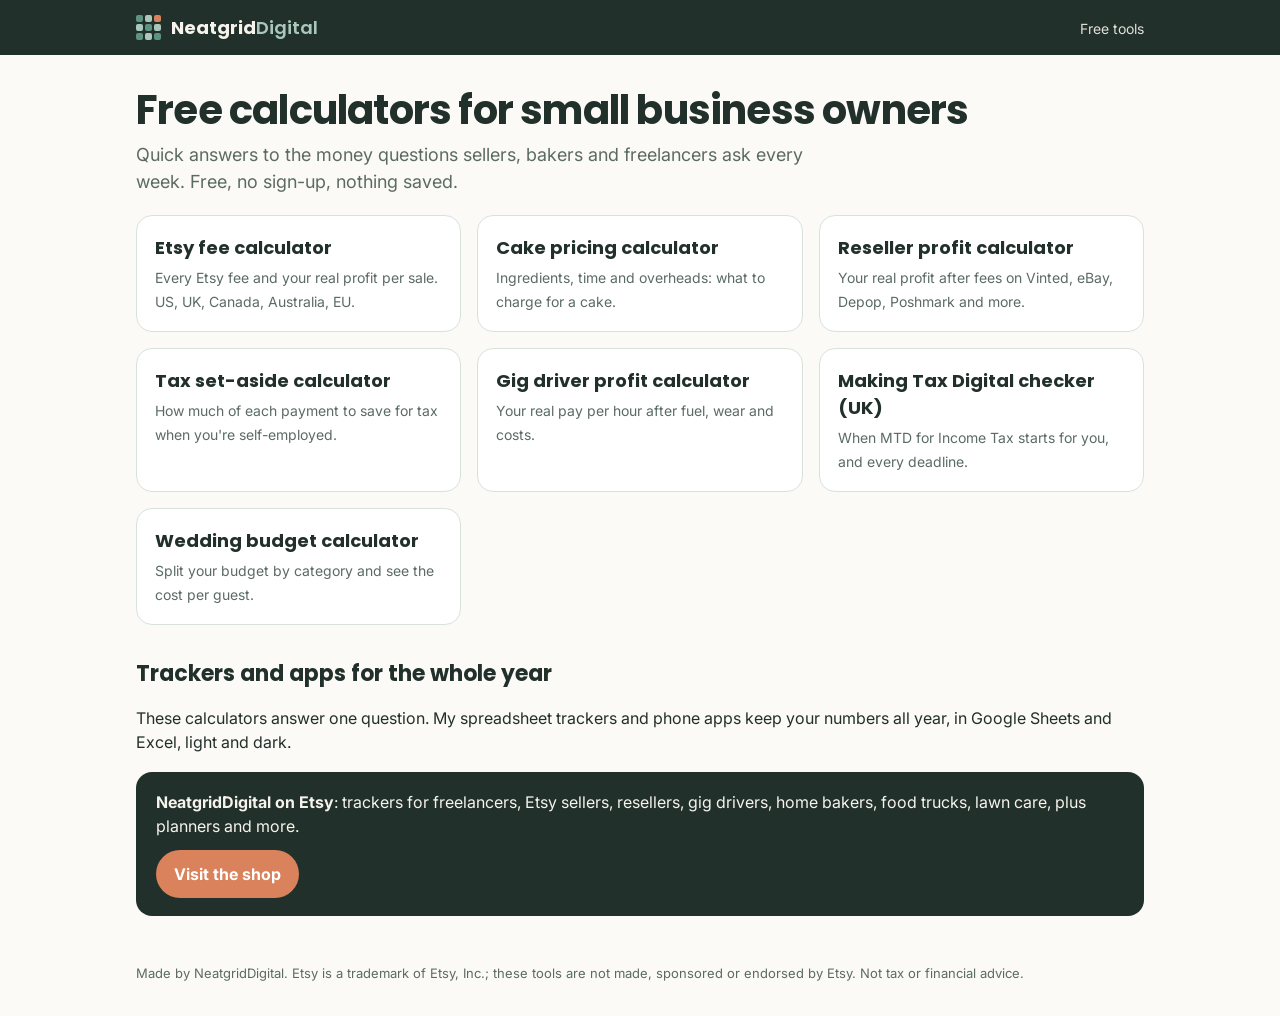
<file: index.html>
<!doctype html>
<html lang="en">
<head>
<meta charset="utf-8">
<meta name="viewport" content="width=device-width,initial-scale=1">
<title>Free Calculators for Small Business Owners and Sellers | NeatgridDigital</title>
<meta name="description" content="Free, simple calculators for Etsy sellers, home bakers and freelancers: Etsy fees, reseller fees, cake pricing, gig driver pay, UK Making Tax Digital, wedding budgets and tax set-aside. No sign-up.">
<link rel="canonical" href="https://neatgriddigital.github.io/">
<link rel="preconnect" href="https://fonts.googleapis.com"><link rel="preconnect" href="https://fonts.gstatic.com" crossorigin>
<link href="https://fonts.googleapis.com/css2?family=Inter:wght@400;500;600;700&family=Poppins:wght@600&display=swap" rel="stylesheet">
<link rel="stylesheet" href="assets/style.css">
</head>
<body>
<header class="top"><div class="in"><a class="brand" href="./"><span class="mark"><i></i><i class="s"></i><i class="k"></i><i class="s"></i><i></i><i class="s"></i><i></i><i class="s"></i><i></i></span><em style="font-style:normal"><b>Neatgrid</b><span>Digital</span></em></a><nav><a href="./">Free tools</a></nav></div></header>
<main>
<h1>Free calculators for small business owners</h1>
<p class="lead">Quick answers to the money questions sellers, bakers and freelancers ask every week. Free, no sign-up, nothing saved.</p>
<div class="tools">
<a class="tool" href="etsy-fee-calculator/"><b>Etsy fee calculator</b><span>Every Etsy fee and your real profit per sale. US, UK, Canada, Australia, EU.</span></a>
<a class="tool" href="cake-price-calculator/"><b>Cake pricing calculator</b><span>Ingredients, time and overheads: what to charge for a cake.</span></a>
<a class="tool" href="reseller-profit-calculator/"><b>Reseller profit calculator</b><span>Your real profit after fees on Vinted, eBay, Depop, Poshmark and more.</span></a>
<a class="tool" href="tax-set-aside-calculator/"><b>Tax set-aside calculator</b><span>How much of each payment to save for tax when you're self-employed.</span></a>
<a class="tool" href="gig-driver-profit-calculator/"><b>Gig driver profit calculator</b><span>Your real pay per hour after fuel, wear and costs.</span></a>
<a class="tool" href="mtd-checker/"><b>Making Tax Digital checker (UK)</b><span>When MTD for Income Tax starts for you, and every deadline.</span></a>
<a class="tool" href="wedding-budget-calculator/"><b>Wedding budget calculator</b><span>Split your budget by category and see the cost per guest.</span></a>
</div>
<h2>Trackers and apps for the whole year</h2>
<p>These calculators answer one question. My spreadsheet trackers and phone apps keep your numbers all year, in Google Sheets and Excel, light and dark.</p>
<div class="cta"><p><b>NeatgridDigital on Etsy</b>: trackers for freelancers, Etsy sellers, resellers, gig drivers, home bakers, food trucks, lawn care, plus planners and more.</p>
<a class="btn" href="https://www.etsy.com/shop/NeatgridDigital?utm_source=neatgrid-free-tools&amp;utm_medium=referral&amp;utm_campaign=home">Visit the shop</a></div>
</main>
<footer>Made by NeatgridDigital. Etsy is a trademark of Etsy, Inc.; these tools are not made, sponsored or endorsed by Etsy. Not tax or financial advice.</footer>
</body>
</html>
</file>
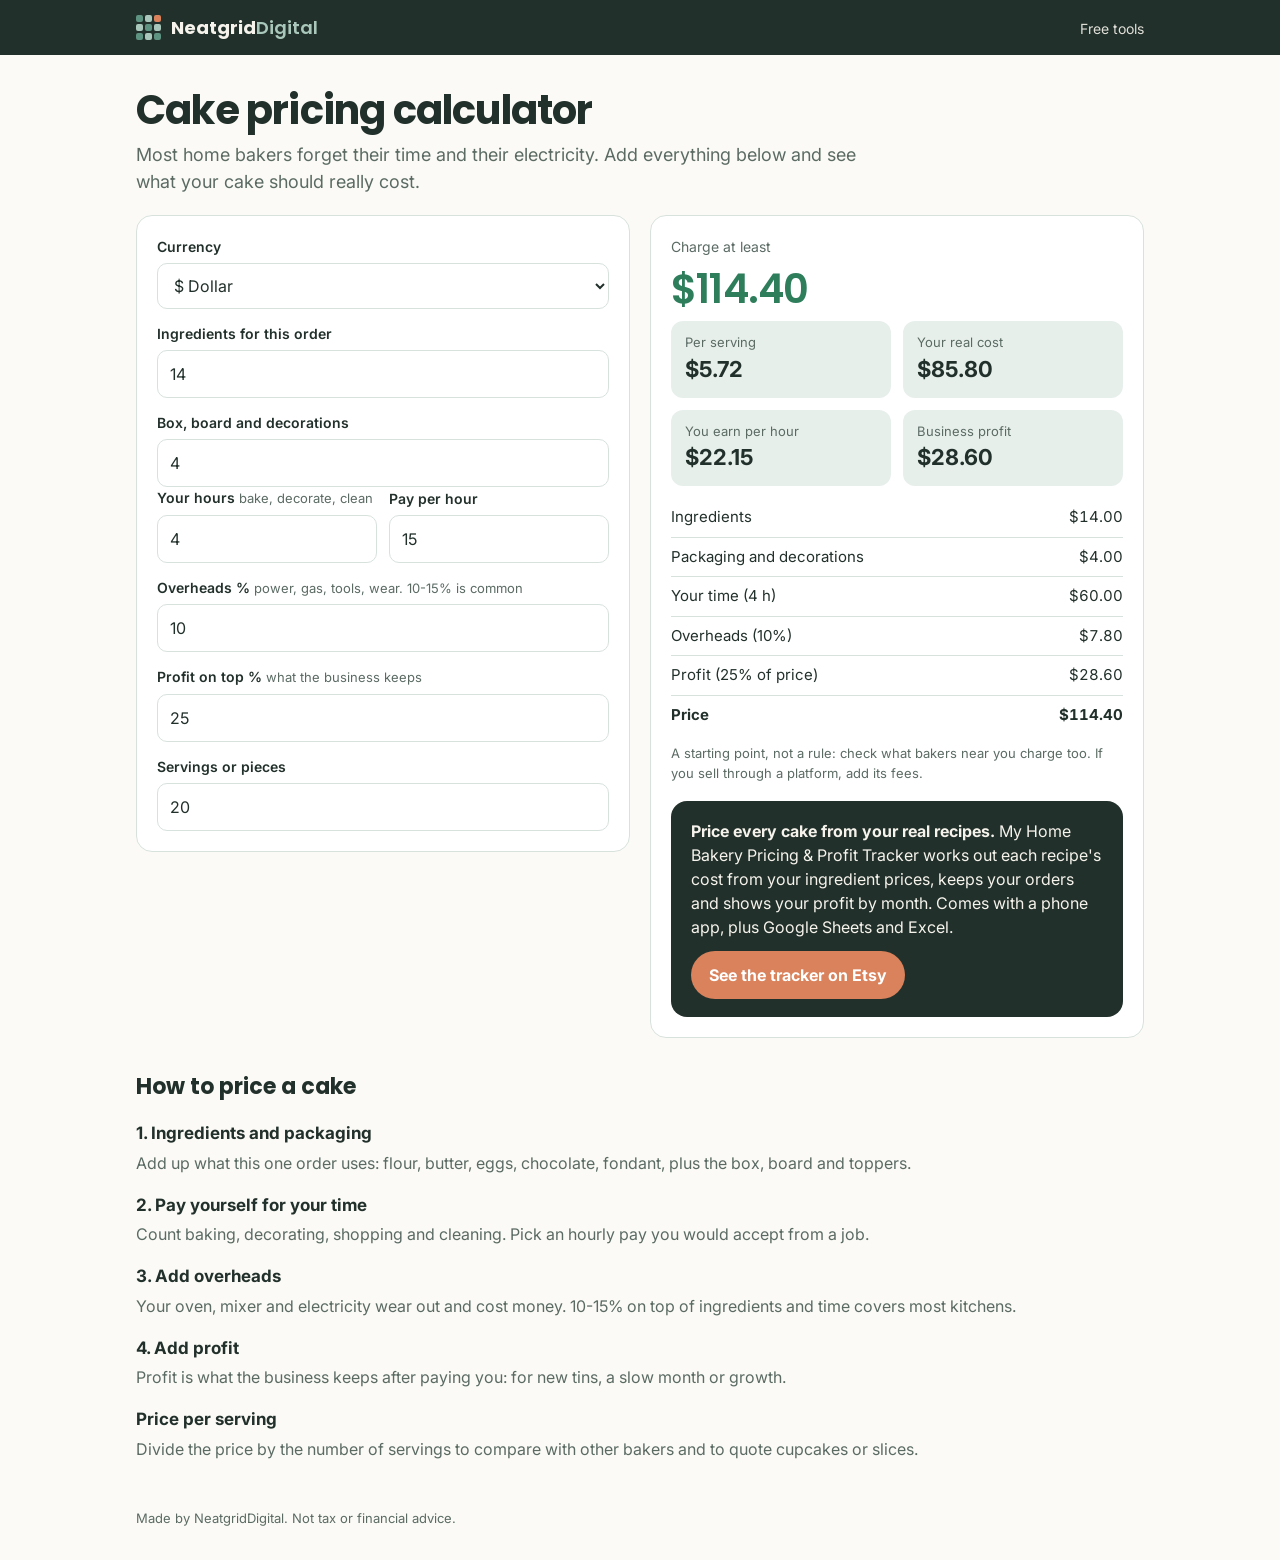
<file: cake-price-calculator/index.html>
<!doctype html>
<html lang="en">
<head>
<meta charset="utf-8">
<meta name="viewport" content="width=device-width,initial-scale=1">
<title>Cake Pricing Calculator – How Much to Charge for a Cake | NeatgridDigital</title>
<meta name="description" content="Free cake pricing calculator for home bakers. Add ingredients, packaging, your time and overheads to find the right price for any cake, cupcakes or bakes, with the profit you make.">
<link rel="canonical" href="https://neatgriddigital.github.io/cake-price-calculator/">
<link rel="preconnect" href="https://fonts.googleapis.com"><link rel="preconnect" href="https://fonts.gstatic.com" crossorigin>
<link href="https://fonts.googleapis.com/css2?family=Inter:wght@400;500;600;700&family=Poppins:wght@600&display=swap" rel="stylesheet">
<link rel="stylesheet" href="../assets/style.css">
</head>
<body>
<header class="top"><div class="in"><a class="brand" href="../"><span class="mark"><i></i><i class="s"></i><i class="k"></i><i class="s"></i><i></i><i class="s"></i><i></i><i class="s"></i><i></i></span><em style="font-style:normal"><b>Neatgrid</b><span>Digital</span></em></a><nav><a href="../">Free tools</a></nav></div></header>
<main>
<h1>Cake pricing calculator</h1>
<p class="lead">Most home bakers forget their time and their electricity. Add everything below and see what your cake should really cost.</p>
<div class="grid">
<form class="card" onsubmit="return false">
<label for="cur">Currency</label>
<select id="cur"><option value="$">$ Dollar</option><option value="£">£ Pound</option><option value="€">€ Euro</option><option value="C$">C$ Canadian dollar</option><option value="A$">A$ Australian dollar</option></select>
<label for="ing">Ingredients for this order</label><input id="ing" type="number" inputmode="decimal" step="0.01" min="0" value="14">
<label for="pack">Box, board and decorations</label><input id="pack" type="number" inputmode="decimal" step="0.01" min="0" value="4">
<div class="row2">
<div><label for="hrs">Your hours <span class="hint">bake, decorate, clean</span></label><input id="hrs" type="number" inputmode="decimal" step="0.25" min="0" value="4"></div>
<div><label for="rate">Pay per hour</label><input id="rate" type="number" inputmode="decimal" step="0.5" min="0" value="15"></div>
</div>
<label for="ovh">Overheads % <span class="hint">power, gas, tools, wear. 10-15% is common</span></label><input id="ovh" type="number" inputmode="decimal" step="1" min="0" value="10">
<label for="mar">Profit on top % <span class="hint">what the business keeps</span></label><input id="mar" type="number" inputmode="decimal" step="1" min="0" max="90" value="25">
<label for="srv">Servings or pieces</label><input id="srv" type="number" inputmode="numeric" step="1" min="1" value="20">
</form>
<section class="card" aria-live="polite">
<div style="color:var(--muted);font-size:14px">Charge at least</div>
<div class="big good" id="price">–</div>
<div class="kpis">
<div class="kpi"><div class="l">Per serving</div><div class="v" id="per">–</div></div>
<div class="kpi"><div class="l">Your real cost</div><div class="v" id="cost">–</div></div>
<div class="kpi"><div class="l">You earn per hour</div><div class="v" id="hour">–</div></div>
<div class="kpi"><div class="l">Business profit</div><div class="v" id="prof">–</div></div>
</div>
<table class="break" id="break"></table>
<p class="note">A starting point, not a rule: check what bakers near you charge too. If you sell through a platform, add its fees.</p>
<div class="cta">
<p><b>Price every cake from your real recipes.</b> My Home Bakery Pricing &amp; Profit Tracker works out each recipe's cost from your ingredient prices, keeps your orders and shows your profit by month. Comes with a phone app, plus Google Sheets and Excel.</p>
<a class="btn" href="https://www.etsy.com/listing/4608190476?utm_source=neatgrid-free-tools&amp;utm_medium=referral&amp;utm_campaign=cake-price-calculator">See the tracker on Etsy</a>
</div>
</section>
</div>
<div class="faq">
<h2>How to price a cake</h2>
<h3>1. Ingredients and packaging</h3><p>Add up what this one order uses: flour, butter, eggs, chocolate, fondant, plus the box, board and toppers.</p>
<h3>2. Pay yourself for your time</h3><p>Count baking, decorating, shopping and cleaning. Pick an hourly pay you would accept from a job.</p>
<h3>3. Add overheads</h3><p>Your oven, mixer and electricity wear out and cost money. 10-15% on top of ingredients and time covers most kitchens.</p>
<h3>4. Add profit</h3><p>Profit is what the business keeps after paying you: for new tins, a slow month or growth.</p>
<h3>Price per serving</h3><p>Divide the price by the number of servings to compare with other bakers and to quote cupcakes or slices.</p>
</div>
</main>
<footer>Made by NeatgridDigital. Not tax or financial advice.</footer>
<script>
const $=i=>document.getElementById(i),n=i=>{const v=parseFloat($(i).value);return isFinite(v)&&v>0?v:0};
function m(v){const c=$('cur').value;return (v<0?'−':'')+c+Math.abs(v).toLocaleString(undefined,{minimumFractionDigits:2,maximumFractionDigits:2})}
(()=>{const l=(navigator.language||'').toLowerCase();$('cur').value=l==='en-gb'?'£':l==='en-ca'?'C$':l==='en-au'?'A$':/^(de|fr|it|es|nl|el|pt|fi|en-ie)/.test(l)?'€':'$'})();
function run(){const ing=n('ing'),pack=n('pack'),lab=n('hrs')*n('rate'),ovh=(ing+pack+lab)*n('ovh')/100,cost=ing+pack+lab+ovh,mar=Math.min(90,n('mar'))/100,price=mar<1?cost/(1-mar):cost,prof=price-cost,srv=Math.max(1,Math.round(n('srv'))||1),hrs=n('hrs');
$('price').textContent=m(price);$('per').textContent=m(price/srv);$('cost').textContent=m(cost);$('hour').textContent=hrs?m((lab+prof)/hrs):'–';$('prof').textContent=m(prof);
const t=$('break');t.innerHTML='';const a=(x,y,c)=>{const r=t.insertRow();if(c)r.className=c;r.insertCell().textContent=x;r.insertCell().textContent=y};
a('Ingredients',m(ing));a('Packaging and decorations',m(pack));a('Your time ('+hrs+' h)',m(lab));a('Overheads ('+n('ovh')+'%)',m(ovh));a('Profit ('+Math.round(mar*100)+'% of price)',m(prof));a('Price',m(price),'tot')}
document.querySelectorAll('input,select').forEach(e=>e.addEventListener('input',run));run();
</script>
</body>
</html>
</file>
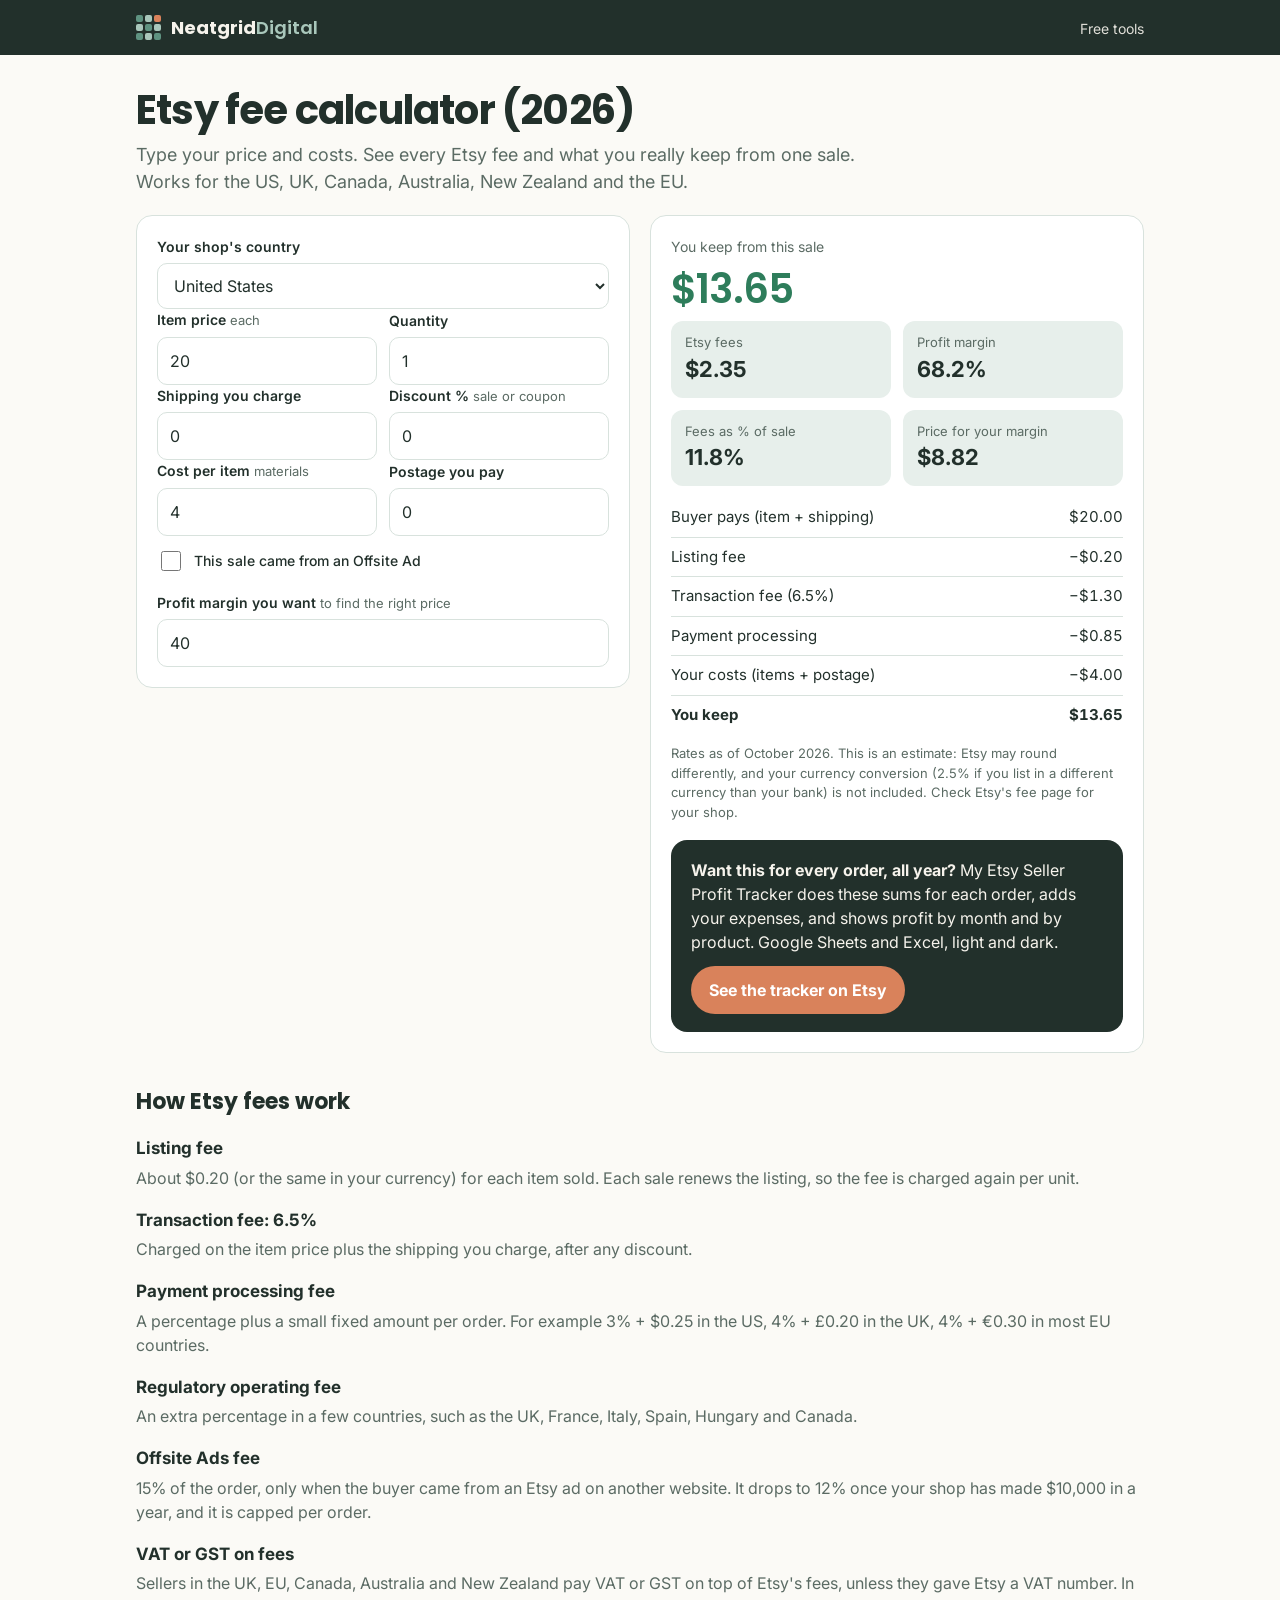
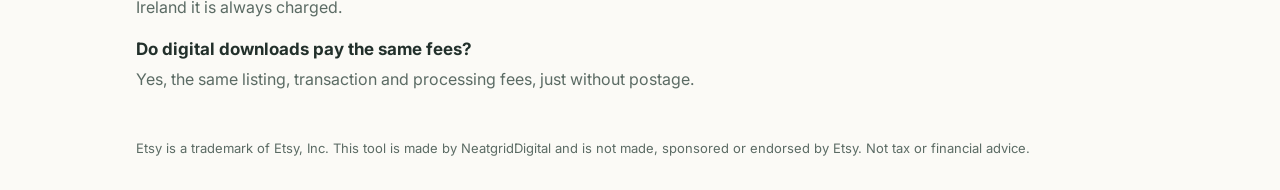
<file: etsy-fee-calculator/index.html>
<!doctype html>
<html lang="en">
<head>
<meta charset="utf-8">
<meta name="viewport" content="width=device-width,initial-scale=1">
<title>Etsy Fee Calculator 2026 – See Your Real Profit per Sale | NeatgridDigital</title>
<meta name="description" content="Free Etsy fee calculator for 2026. Enter your price, shipping and costs to see every Etsy fee (listing, transaction, payment processing, regulatory, Offsite Ads, VAT) and your real profit. US, UK, Canada, Australia and EU.">
<link rel="canonical" href="https://neatgriddigital.github.io/etsy-fee-calculator/">
<link rel="preconnect" href="https://fonts.googleapis.com"><link rel="preconnect" href="https://fonts.gstatic.com" crossorigin>
<link href="https://fonts.googleapis.com/css2?family=Inter:wght@400;500;600;700&family=Poppins:wght@600&display=swap" rel="stylesheet">
<link rel="stylesheet" href="../assets/style.css">
<script type="application/ld+json">{"@context":"https://schema.org","@type":"FAQPage","mainEntity":[
{"@type":"Question","name":"What fees does Etsy charge per sale?","acceptedAnswer":{"@type":"Answer","text":"A listing fee per item sold, a 6.5% transaction fee on the item price plus shipping, a payment processing fee (for example 3% + $0.25 in the US, 4% + €0.30 in most EU countries), a regulatory operating fee in some countries, and a 15% Offsite Ads fee only on sales that came from an Etsy ad outside Etsy. Sellers in the UK, EU, Canada, Australia and New Zealand also pay VAT or GST on these fees unless they have a VAT number."}},
{"@type":"Question","name":"How much does Etsy take from a $20 sale?","acceptedAnswer":{"@type":"Answer","text":"For a US seller selling a $20 item with free shipping, Etsy fees are about $2.35: $0.20 listing, $1.30 transaction and $0.85 payment processing. That is roughly 12% of the sale."}},
{"@type":"Question","name":"Do digital downloads pay the same Etsy fees?","acceptedAnswer":{"@type":"Answer","text":"Yes. Digital downloads pay the same listing, transaction and payment processing fees. They just have no shipping or postage costs."}}]}</script>
</head>
<body>
<header class="top"><div class="in"><a class="brand" href="../"><span class="mark"><i></i><i class="s"></i><i class="k"></i><i class="s"></i><i></i><i class="s"></i><i></i><i class="s"></i><i></i></span><em style="font-style:normal"><b>Neatgrid</b><span>Digital</span></em></a><nav><a href="../">Free tools</a></nav></div></header>
<main>
<h1>Etsy fee calculator (2026)</h1>
<p class="lead">Type your price and costs. See every Etsy fee and what you really keep from one sale. Works for the US, UK, Canada, Australia, New Zealand and the EU.</p>
<div class="grid">
<form class="card" id="f" onsubmit="return false">
<label for="country">Your shop's country</label>
<select id="country"></select>
<div class="row2">
<div><label for="price">Item price <span class="hint">each</span></label><input id="price" type="number" inputmode="decimal" step="0.01" min="0" value="20"></div>
<div><label for="qty">Quantity</label><input id="qty" type="number" inputmode="numeric" step="1" min="1" value="1"></div>
</div>
<div class="row2">
<div><label for="ship">Shipping you charge</label><input id="ship" type="number" inputmode="decimal" step="0.01" min="0" value="0"></div>
<div><label for="disc">Discount % <span class="hint">sale or coupon</span></label><input id="disc" type="number" inputmode="decimal" step="1" min="0" max="100" value="0"></div>
</div>
<div class="row2">
<div><label for="cost">Cost per item <span class="hint">materials</span></label><input id="cost" type="number" inputmode="decimal" step="0.01" min="0" value="4"></div>
<div><label for="post">Postage you pay</label><input id="post" type="number" inputmode="decimal" step="0.01" min="0" value="0"></div>
</div>
<label class="check"><input id="offsite" type="checkbox"> This sale came from an Offsite Ad</label>
<label class="check" id="vatwrap"><input id="vatno" type="checkbox"> I have a VAT number</label>
<label class="check" id="intlwrap"><input id="intl" type="checkbox"> Buyer is in another country</label>
<label for="target" style="margin-top:18px">Profit margin you want <span class="hint">to find the right price</span></label>
<input id="target" type="number" inputmode="decimal" step="1" min="0" max="80" value="40">
</form>
<section class="card" aria-live="polite">
<div class="l" style="color:var(--muted);font-size:14px">You keep from this sale</div>
<div class="big" id="profit">–</div>
<div class="kpis">
<div class="kpi"><div class="l">Etsy fees</div><div class="v" id="fees">–</div></div>
<div class="kpi"><div class="l">Profit margin</div><div class="v" id="margin">–</div></div>
<div class="kpi"><div class="l">Fees as % of sale</div><div class="v" id="feepct">–</div></div>
<div class="kpi"><div class="l">Price for your margin</div><div class="v" id="tprice">–</div></div>
</div>
<table class="break" id="break"></table>
<p class="note">Rates as of October 2026. This is an estimate: Etsy may round differently, and your currency conversion (2.5% if you list in a different currency than your bank) is not included. Check Etsy's fee page for your shop.</p>
<div class="cta">
<p><b>Want this for every order, all year?</b> My Etsy Seller Profit Tracker does these sums for each order, adds your expenses, and shows profit by month and by product. Google Sheets and Excel, light and dark.</p>
<a class="btn" href="https://www.etsy.com/listing/4603566267?utm_source=neatgrid-free-tools&amp;utm_medium=referral&amp;utm_campaign=etsy-fee-calculator">See the tracker on Etsy</a>
</div>
</section>
</div>
<div class="faq">
<h2>How Etsy fees work</h2>
<h3>Listing fee</h3><p>About $0.20 (or the same in your currency) for each item sold. Each sale renews the listing, so the fee is charged again per unit.</p>
<h3>Transaction fee: 6.5%</h3><p>Charged on the item price plus the shipping you charge, after any discount.</p>
<h3>Payment processing fee</h3><p>A percentage plus a small fixed amount per order. For example 3% + $0.25 in the US, 4% + £0.20 in the UK, 4% + €0.30 in most EU countries.</p>
<h3>Regulatory operating fee</h3><p>An extra percentage in a few countries, such as the UK, France, Italy, Spain, Hungary and Canada.</p>
<h3>Offsite Ads fee</h3><p>15% of the order, only when the buyer came from an Etsy ad on another website. It drops to 12% once your shop has made $10,000 in a year, and it is capped per order.</p>
<h3>VAT or GST on fees</h3><p>Sellers in the UK, EU, Canada, Australia and New Zealand pay VAT or GST on top of Etsy's fees, unless they gave Etsy a VAT number. In Ireland it is always charged.</p>
<h3>Do digital downloads pay the same fees?</h3><p>Yes, the same listing, transaction and processing fees, just without postage.</p>
</div>
</main>
<footer>Etsy is a trademark of Etsy, Inc. This tool is made by NeatgridDigital and is not made, sponsored or endorsed by Etsy. Not tax or financial advice.</footer>
<script src="fees.js"></script>
</body>
</html>
</file>
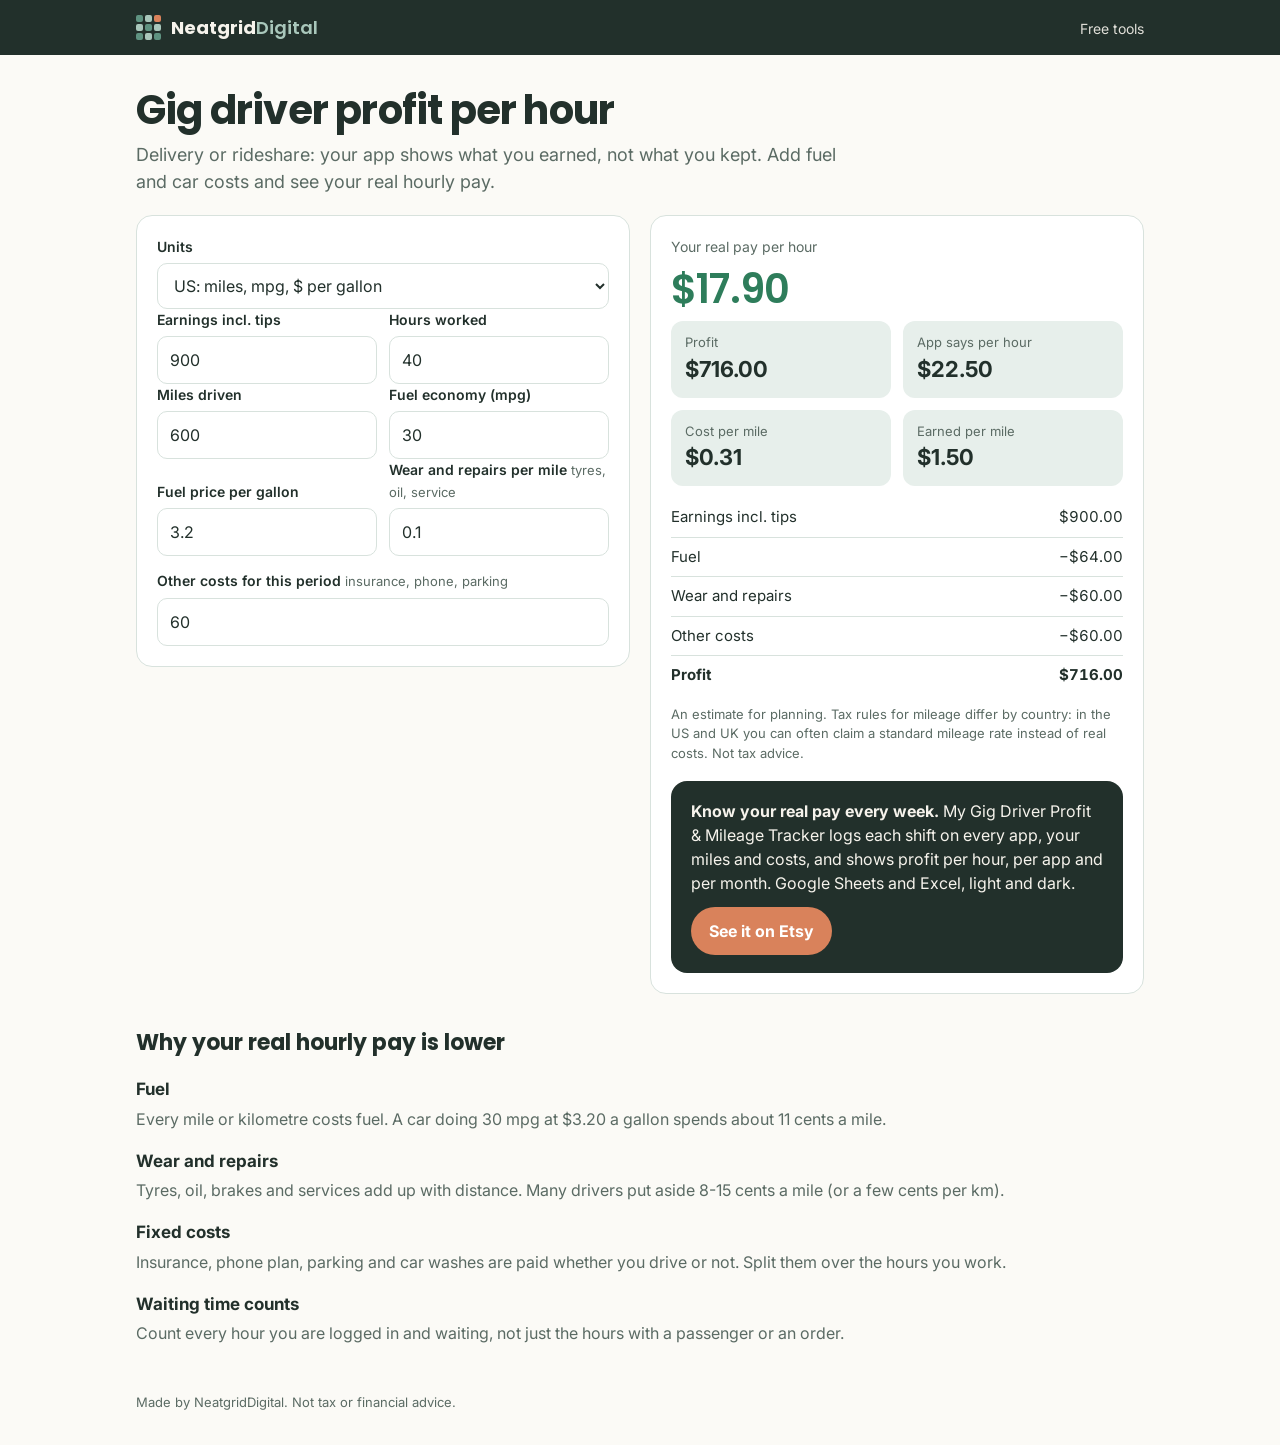
<file: gig-driver-profit-calculator/index.html>
<!doctype html>
<html lang="en">
<head>
<meta charset="utf-8">
<meta name="viewport" content="width=device-width,initial-scale=1">
<title>Gig Driver Profit Calculator – Real Hourly Pay After Fuel and Costs | NeatgridDigital</title>
<meta name="description" content="Free calculator for delivery and rideshare drivers. Enter your earnings, hours, distance and fuel to see your real profit per hour and cost per mile or km.">
<link rel="canonical" href="https://neatgriddigital.github.io/gig-driver-profit-calculator/">
<link rel="preconnect" href="https://fonts.googleapis.com"><link rel="preconnect" href="https://fonts.gstatic.com" crossorigin>
<link href="https://fonts.googleapis.com/css2?family=Inter:wght@400;500;600;700&family=Poppins:wght@600&display=swap" rel="stylesheet">
<link rel="stylesheet" href="../assets/style.css">
</head>
<body>
<header class="top"><div class="in"><a class="brand" href="../"><span class="mark"><i></i><i class="s"></i><i class="k"></i><i class="s"></i><i></i><i class="s"></i><i></i><i class="s"></i><i></i></span><em style="font-style:normal"><b>Neatgrid</b><span>Digital</span></em></a><nav><a href="../">Free tools</a></nav></div></header>
<main>
<h1>Gig driver profit per hour</h1>
<p class="lead">Delivery or rideshare: your app shows what you earned, not what you kept. Add fuel and car costs and see your real hourly pay.</p>
<div class="grid">
<form class="card" onsubmit="return false">
<label for="sys">Units</label>
<select id="sys"><option value="us">US: miles, mpg, $ per gallon</option><option value="uk">UK: miles, mpg, £ per litre</option><option value="eu">Metric: km, L/100 km, € per litre</option></select>
<div class="row2">
<div><label for="earn">Earnings incl. tips</label><input id="earn" type="number" inputmode="decimal" step="1" min="0" value="900"></div>
<div><label for="hrs">Hours worked</label><input id="hrs" type="number" inputmode="decimal" step="0.5" min="0" value="40"></div>
</div>
<div class="row2">
<div><label for="dist"><span id="distl">Miles driven</span></label><input id="dist" type="number" inputmode="decimal" step="1" min="0" value="600"></div>
<div><label for="eff"><span id="effl">Fuel economy (mpg)</span></label><input id="eff" type="number" inputmode="decimal" step="0.1" min="0" value="30"></div>
</div>
<div class="row2">
<div><label for="fuel"><span id="fuell">Fuel price per gallon</span></label><input id="fuel" type="number" inputmode="decimal" step="0.01" min="0" value="3.20"></div>
<div><label for="wear"><span id="wearl">Wear and repairs per mile</span> <span class="hint">tyres, oil, service</span></label><input id="wear" type="number" inputmode="decimal" step="0.01" min="0" value="0.10"></div>
</div>
<label for="fixed">Other costs for this period <span class="hint">insurance, phone, parking</span></label><input id="fixed" type="number" inputmode="decimal" step="1" min="0" value="60">
</form>
<section class="card" aria-live="polite">
<div style="color:var(--muted);font-size:14px">Your real pay per hour</div>
<div class="big" id="ph">–</div>
<div class="kpis">
<div class="kpi"><div class="l">Profit</div><div class="v" id="prof">–</div></div>
<div class="kpi"><div class="l">App says per hour</div><div class="v" id="gph">–</div></div>
<div class="kpi"><div class="l" id="cpl">Cost per mile</div><div class="v" id="cpm">–</div></div>
<div class="kpi"><div class="l" id="epl">Earned per mile</div><div class="v" id="epm">–</div></div>
</div>
<table class="break" id="break"></table>
<p class="note">An estimate for planning. Tax rules for mileage differ by country: in the US and UK you can often claim a standard mileage rate instead of real costs. Not tax advice.</p>
<div class="cta">
<p><b>Know your real pay every week.</b> My Gig Driver Profit &amp; Mileage Tracker logs each shift on every app, your miles and costs, and shows profit per hour, per app and per month. Google Sheets and Excel, light and dark.</p>
<a class="btn" href="https://www.etsy.com/listing/4605401159?utm_source=neatgrid-free-tools&amp;utm_medium=referral&amp;utm_campaign=gig-driver-profit-calculator">See it on Etsy</a>
</div>
</section>
</div>
<div class="faq">
<h2>Why your real hourly pay is lower</h2>
<h3>Fuel</h3><p>Every mile or kilometre costs fuel. A car doing 30 mpg at $3.20 a gallon spends about 11 cents a mile.</p>
<h3>Wear and repairs</h3><p>Tyres, oil, brakes and services add up with distance. Many drivers put aside 8-15 cents a mile (or a few cents per km).</p>
<h3>Fixed costs</h3><p>Insurance, phone plan, parking and car washes are paid whether you drive or not. Split them over the hours you work.</p>
<h3>Waiting time counts</h3><p>Count every hour you are logged in and waiting, not just the hours with a passenger or an order.</p>
</div>
</main>
<footer>Made by NeatgridDigital. Not tax or financial advice.</footer>
<script>
const $=i=>document.getElementById(i),n=i=>{const v=parseFloat($(i).value);return isFinite(v)&&v>0?v:0};
const U={us:{d:'Miles driven',e:'Fuel economy (mpg)',f:'Fuel price per gallon',w:'Wear and repairs per mile',u:'mile',c:'$'},uk:{d:'Miles driven',e:'Fuel economy (mpg)',f:'Fuel price per litre',w:'Wear and repairs per mile',u:'mile',c:'£'},eu:{d:'Kilometres driven',e:'Fuel use (L/100 km)',f:'Fuel price per litre',w:'Wear and repairs per km',u:'km',c:'€'}};
const DEF={us:[600,30,3.20,0.10],uk:[600,45,1.40,0.08],eu:[960,6.5,1.70,0.05]};
(()=>{const l=(navigator.language||'').toLowerCase();if(l==='en-gb')$('sys').value='uk';else if(/^(de|fr|it|es|nl|el|pt|fi|en-ie|pl|sv|da)/.test(l))$('sys').value='eu';setDefaults();})();
function setDefaults(){const d=DEF[$('sys').value];['dist','eff','fuel','wear'].forEach((k,i)=>$(k).value=d[i]);}
function m(v){const c=U[$('sys').value].c;return (v<0?'−':'')+c+Math.abs(v).toLocaleString(undefined,{minimumFractionDigits:2,maximumFractionDigits:2})}
function run(){const s=$('sys').value,u=U[s];$('distl').textContent=u.d;$('effl').textContent=u.e;$('fuell').textContent=u.f;$('wearl').textContent=u.w;$('cpl').textContent='Cost per '+u.u;$('epl').textContent='Earned per '+u.u;
const earn=n('earn'),hrs=n('hrs'),dist=n('dist'),eff=n('eff'),fp=n('fuel');
let fuel=0;if(eff>0){fuel=s==='us'?dist/eff*fp:s==='uk'?dist/eff*4.54609*fp:dist/100*eff*fp;}
const wear=dist*n('wear'),fixed=n('fixed'),cost=fuel+wear+fixed,prof=earn-cost;
$('ph').textContent=hrs?m(prof/hrs):'–';$('ph').className='big '+(prof>=0?'good':'bad');$('prof').textContent=m(prof);$('gph').textContent=hrs?m(earn/hrs):'–';
$('cpm').textContent=dist?m(cost/dist):'–';$('epm').textContent=dist?m(earn/dist):'–';
const t=$('break');t.innerHTML='';const a=(x,y,c)=>{const r=t.insertRow();if(c)r.className=c;r.insertCell().textContent=x;r.insertCell().textContent=y};
a('Earnings incl. tips',m(earn));a('Fuel','−'+m(fuel));a('Wear and repairs','−'+m(wear));a('Other costs','−'+m(fixed));a('Profit',m(prof),'tot');}
$('sys').addEventListener('change',()=>{setDefaults();run()});
document.querySelectorAll('input').forEach(e=>e.addEventListener('input',run));run();
</script>
</body>
</html>
</file>
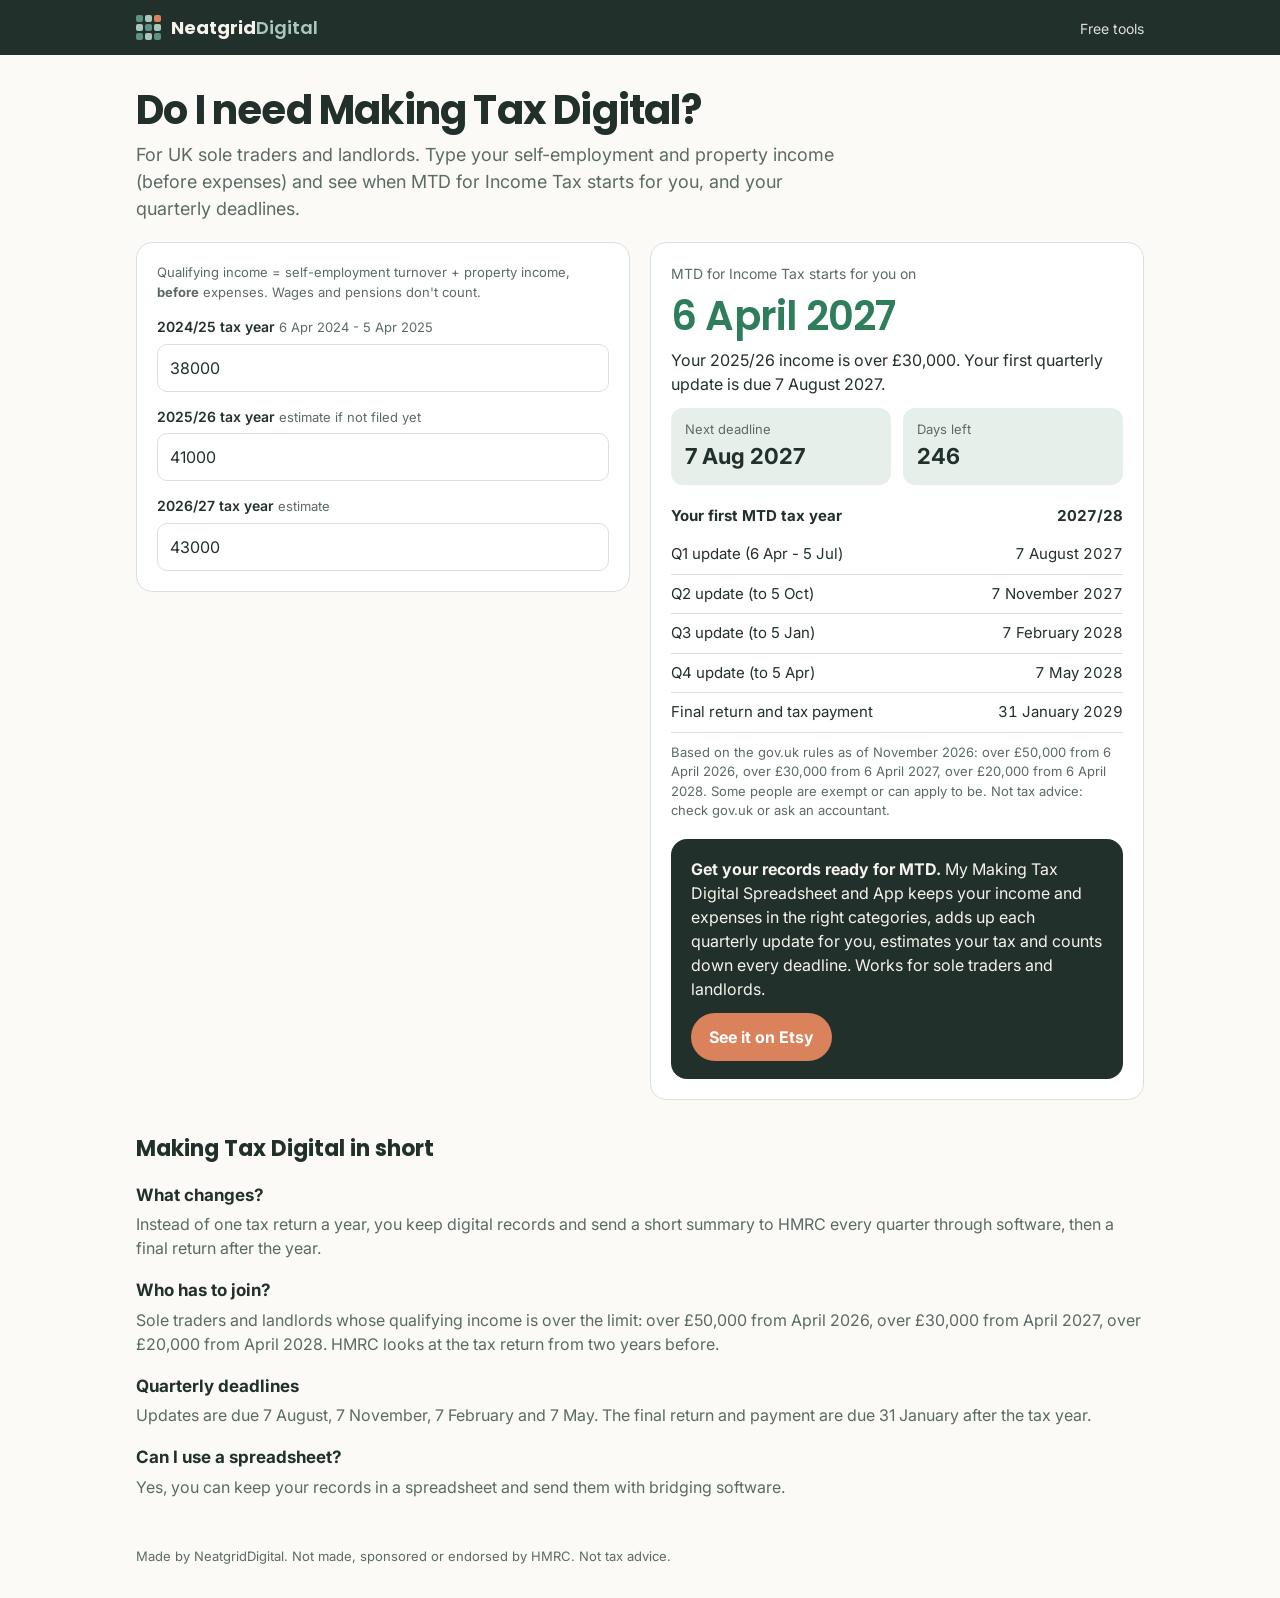
<file: mtd-checker/index.html>
<!doctype html>
<html lang="en">
<head>
<meta charset="utf-8">
<meta name="viewport" content="width=device-width,initial-scale=1">
<title>Making Tax Digital Checker – Do I Need MTD for Income Tax? Start Date and Deadlines | NeatgridDigital</title>
<meta name="description" content="Free Making Tax Digital for Income Tax checker for UK sole traders and landlords. Enter your qualifying income and see when MTD starts for you, plus every quarterly update deadline.">
<link rel="canonical" href="https://neatgriddigital.github.io/mtd-checker/">
<link rel="preconnect" href="https://fonts.googleapis.com"><link rel="preconnect" href="https://fonts.gstatic.com" crossorigin>
<link href="https://fonts.googleapis.com/css2?family=Inter:wght@400;500;600;700&family=Poppins:wght@600&display=swap" rel="stylesheet">
<link rel="stylesheet" href="../assets/style.css">
</head>
<body>
<header class="top"><div class="in"><a class="brand" href="../"><span class="mark"><i></i><i class="s"></i><i class="k"></i><i class="s"></i><i></i><i class="s"></i><i></i><i class="s"></i><i></i></span><em style="font-style:normal"><b>Neatgrid</b><span>Digital</span></em></a><nav><a href="../">Free tools</a></nav></div></header>
<main>
<h1>Do I need Making Tax Digital?</h1>
<p class="lead">For UK sole traders and landlords. Type your self-employment and property income (before expenses) and see when MTD for Income Tax starts for you, and your quarterly deadlines.</p>
<div class="grid">
<form class="card" onsubmit="return false">
<p class="hint" style="margin:0 0 6px">Qualifying income = self-employment turnover + property income, <b>before</b> expenses. Wages and pensions don't count.</p>
<label for="y1">2024/25 tax year <span class="hint">6 Apr 2024 - 5 Apr 2025</span></label><input id="y1" type="number" inputmode="decimal" step="100" min="0" value="38000">
<label for="y2">2025/26 tax year <span class="hint">estimate if not filed yet</span></label><input id="y2" type="number" inputmode="decimal" step="100" min="0" value="41000">
<label for="y3">2026/27 tax year <span class="hint">estimate</span></label><input id="y3" type="number" inputmode="decimal" step="100" min="0" value="43000">
</form>
<section class="card" aria-live="polite">
<div style="color:var(--muted);font-size:14px">MTD for Income Tax starts for you on</div>
<div class="big" id="start">–</div>
<p id="why" style="margin:0 0 12px"></p>
<div class="kpis">
<div class="kpi"><div class="l">Next deadline</div><div class="v" id="next">–</div></div>
<div class="kpi"><div class="l">Days left</div><div class="v" id="days">–</div></div>
</div>
<table class="break" id="dl"></table>
<p class="note">Based on the gov.uk rules as of November 2026: over £50,000 from 6 April 2026, over £30,000 from 6 April 2027, over £20,000 from 6 April 2028. Some people are exempt or can apply to be. Not tax advice: check gov.uk or ask an accountant.</p>
<div class="cta">
<p><b>Get your records ready for MTD.</b> My Making Tax Digital Spreadsheet and App keeps your income and expenses in the right categories, adds up each quarterly update for you, estimates your tax and counts down every deadline. Works for sole traders and landlords.</p>
<a class="btn" href="https://www.etsy.com/listing/4610687770?utm_source=neatgrid-free-tools&amp;utm_medium=referral&amp;utm_campaign=mtd-checker">See it on Etsy</a>
</div>
</section>
</div>
<div class="faq">
<h2>Making Tax Digital in short</h2>
<h3>What changes?</h3><p>Instead of one tax return a year, you keep digital records and send a short summary to HMRC every quarter through software, then a final return after the year.</p>
<h3>Who has to join?</h3><p>Sole traders and landlords whose qualifying income is over the limit: over £50,000 from April 2026, over £30,000 from April 2027, over £20,000 from April 2028. HMRC looks at the tax return from two years before.</p>
<h3>Quarterly deadlines</h3><p>Updates are due 7 August, 7 November, 7 February and 7 May. The final return and payment are due 31 January after the tax year.</p>
<h3>Can I use a spreadsheet?</h3><p>Yes, you can keep your records in a spreadsheet and send them with bridging software.</p>
</div>
</main>
<footer>Made by NeatgridDigital. Not made, sponsored or endorsed by HMRC. Not tax advice.</footer>
<script>
const $=i=>document.getElementById(i),n=i=>{const v=parseFloat($(i).value);return isFinite(v)&&v>0?v:0};
const D=s=>new Date(s+'T12:00:00');
function fmt(d){return d.toLocaleDateString('en-GB',{day:'numeric',month:'long',year:'numeric'})}
function run(){const y1=n('y1'),y2=n('y2'),y3=n('y3');let start=null,why='';
if(y1>50000){start=2026;why='Your 2024/25 income is over £50,000.'}else if(y2>30000){start=2027;why='Your 2025/26 income is over £30,000.'}else if(y3>20000){start=2028;why='Your 2026/27 income is over £20,000.'}
$('start').textContent=start?'6 April '+start:'Not yet';$('start').className='big '+(start?'good':'');
$('why').textContent=start?why+' Your first quarterly update is due 7 August '+start+'.':'Your income is under every limit so far. Check again each year, and keep good records anyway.';
const t=$('dl');t.innerHTML='';const a=(x,y,c)=>{const r=t.insertRow();if(c)r.className=c;r.insertCell().textContent=x;r.insertCell().textContent=y};
if(!start){$('next').textContent='–';$('days').textContent='–';return;}
const ty=start+'/'+String((start+1)%100).padStart(2,'0');
const rows=[['Q1 update (6 Apr - 5 Jul)',D(start+'-08-07')],['Q2 update (to 5 Oct)',D(start+'-11-07')],['Q3 update (to 5 Jan)',D((start+1)+'-02-07')],['Q4 update (to 5 Apr)',D((start+1)+'-05-07')],['Final return and tax payment',D((start+2)+'-01-31')]];
a('Your first MTD tax year',ty,'tot');rows.forEach(([x,d])=>a(x,fmt(d)));
const now=new Date();const all=[];for(let y=start;y<start+3;y++){['-08-07','-11-07'].forEach(s=>all.push(D(y+s)));['-02-07','-05-07'].forEach(s=>all.push(D((y+1)+s)));}
const nx=all.filter(d=>d>now).sort((p,q)=>p-q)[0];$('next').textContent=nx?nx.toLocaleDateString('en-GB',{day:'numeric',month:'short',year:'numeric'}):'–';$('days').textContent=nx?Math.ceil((nx-now)/864e5):'–';}
document.querySelectorAll('input').forEach(e=>e.addEventListener('input',run));run();
</script>
</body>
</html>
</file>
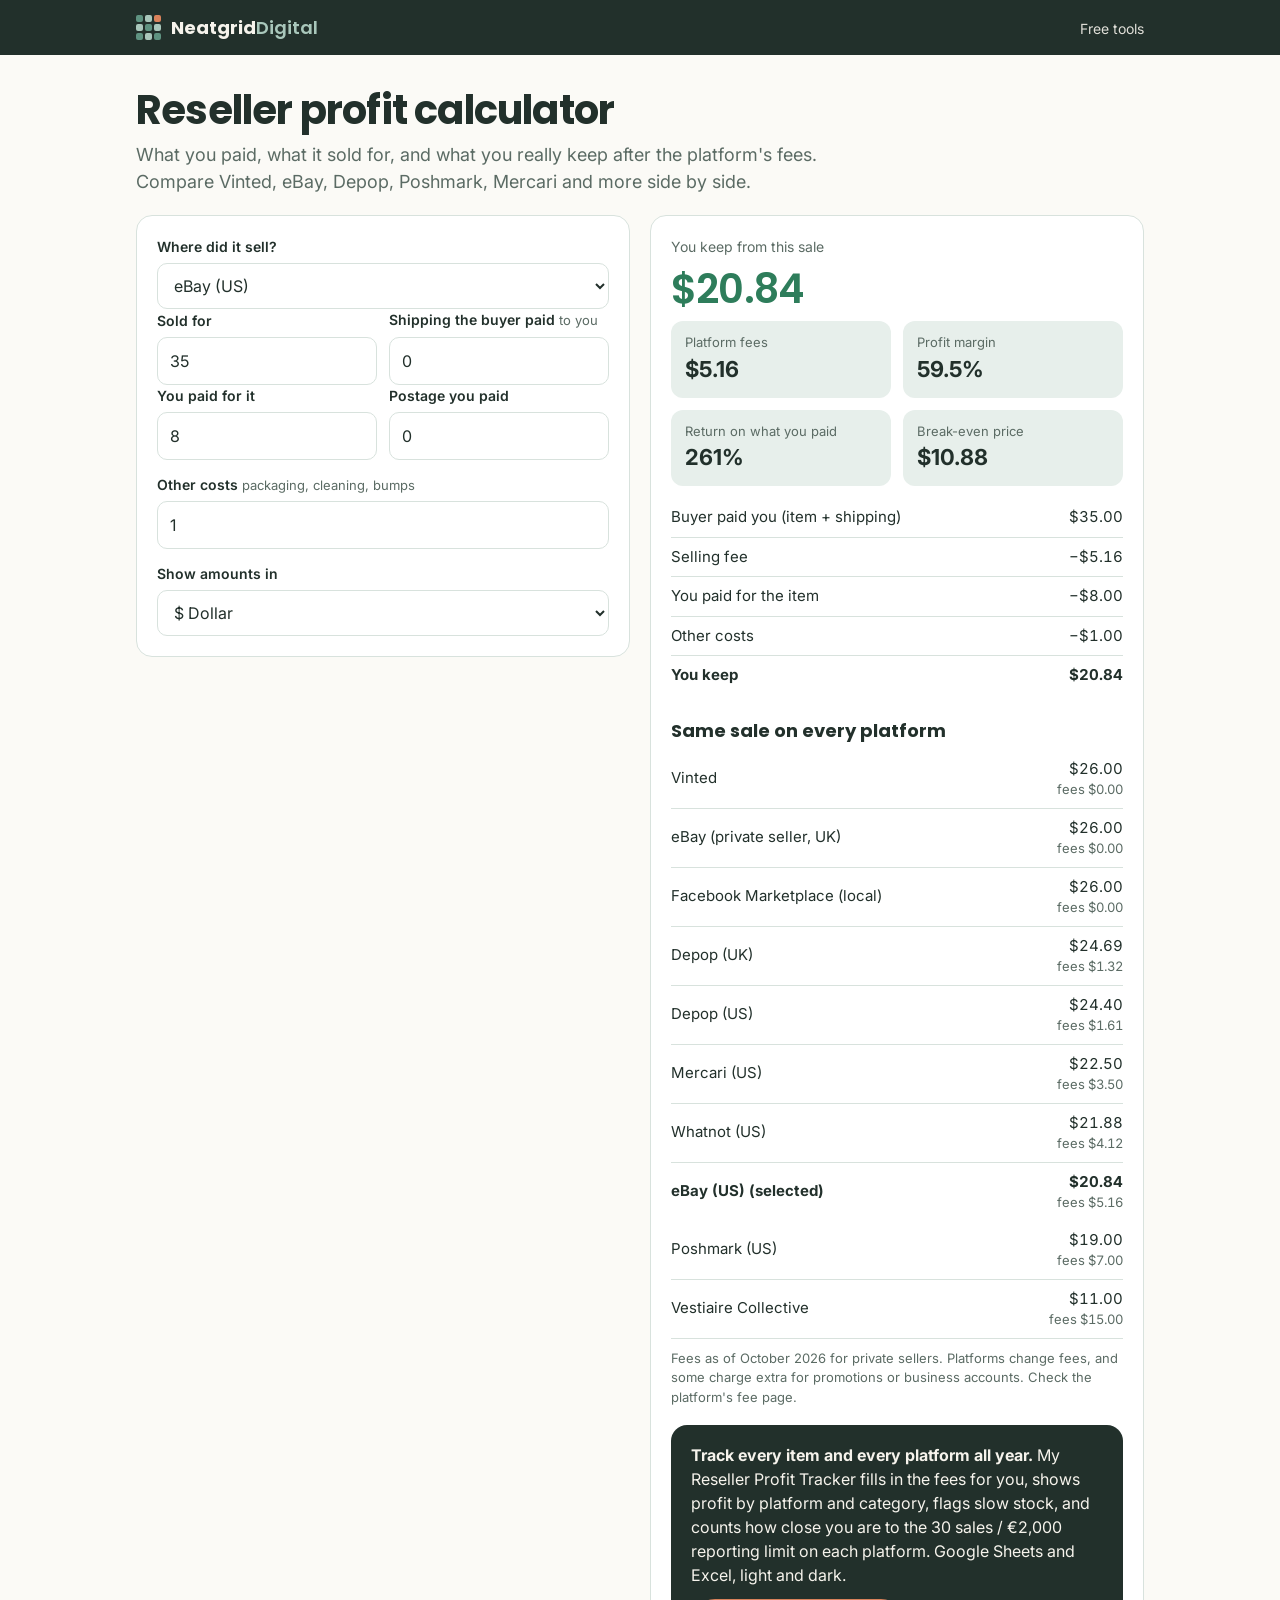
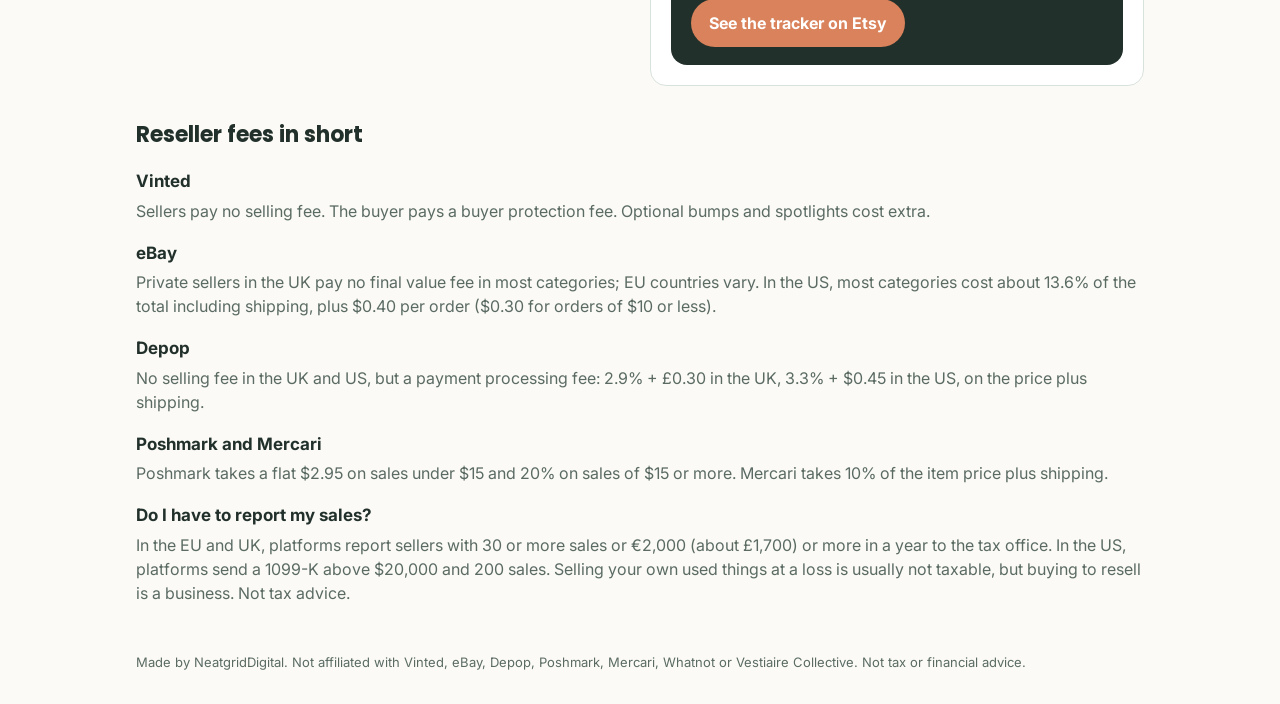
<file: reseller-profit-calculator/index.html>
<!doctype html>
<html lang="en">
<head>
<meta charset="utf-8">
<meta name="viewport" content="width=device-width,initial-scale=1">
<title>Reseller Profit Calculator – Vinted, eBay, Depop, Poshmark Fees | NeatgridDigital</title>
<meta name="description" content="Free reseller profit calculator. Type what you paid and what it sold for, and compare your real profit after fees on Vinted, eBay, Depop, Poshmark, Mercari, Whatnot and Vestiaire Collective.">
<link rel="canonical" href="https://neatgriddigital.github.io/reseller-profit-calculator/">
<link rel="preconnect" href="https://fonts.googleapis.com"><link rel="preconnect" href="https://fonts.gstatic.com" crossorigin>
<link href="https://fonts.googleapis.com/css2?family=Inter:wght@400;500;600;700&family=Poppins:wght@600&display=swap" rel="stylesheet">
<link rel="stylesheet" href="../assets/style.css">
</head>
<body>
<header class="top"><div class="in"><a class="brand" href="../"><span class="mark"><i></i><i class="s"></i><i class="k"></i><i class="s"></i><i></i><i class="s"></i><i></i><i class="s"></i><i></i></span><em style="font-style:normal"><b>Neatgrid</b><span>Digital</span></em></a><nav><a href="../">Free tools</a></nav></div></header>
<main>
<h1>Reseller profit calculator</h1>
<p class="lead">What you paid, what it sold for, and what you really keep after the platform's fees. Compare Vinted, eBay, Depop, Poshmark, Mercari and more side by side.</p>
<div class="grid">
<form class="card" onsubmit="return false">
<label for="plat">Where did it sell?</label>
<select id="plat"></select>
<div class="row2">
<div><label for="price">Sold for</label><input id="price" type="number" inputmode="decimal" step="0.01" min="0" value="35"></div>
<div><label for="ship">Shipping the buyer paid <span class="hint">to you</span></label><input id="ship" type="number" inputmode="decimal" step="0.01" min="0" value="0"></div>
</div>
<div class="row2">
<div><label for="cost">You paid for it</label><input id="cost" type="number" inputmode="decimal" step="0.01" min="0" value="8"></div>
<div><label for="post">Postage you paid</label><input id="post" type="number" inputmode="decimal" step="0.01" min="0" value="0"></div>
</div>
<label for="other">Other costs <span class="hint">packaging, cleaning, bumps</span></label><input id="other" type="number" inputmode="decimal" step="0.01" min="0" value="1">
<label for="cur">Show amounts in</label>
<select id="cur"><option value="€">€ Euro</option><option value="£">£ Pound</option><option value="$">$ Dollar</option></select>
</form>
<section class="card" aria-live="polite">
<div style="color:var(--muted);font-size:14px">You keep from this sale</div>
<div class="big" id="profit">–</div>
<div class="kpis">
<div class="kpi"><div class="l">Platform fees</div><div class="v" id="fees">–</div></div>
<div class="kpi"><div class="l">Profit margin</div><div class="v" id="margin">–</div></div>
<div class="kpi"><div class="l">Return on what you paid</div><div class="v" id="roi">–</div></div>
<div class="kpi"><div class="l">Break-even price</div><div class="v" id="be">–</div></div>
</div>
<table class="break" id="break"></table>
<h2 style="font-size:18px;margin:22px 0 6px">Same sale on every platform</h2>
<table class="break" id="cmp"></table>
<p class="note">Fees as of October 2026 for private sellers. Platforms change fees, and some charge extra for promotions or business accounts. Check the platform's fee page.</p>
<div class="cta">
<p><b>Track every item and every platform all year.</b> My Reseller Profit Tracker fills in the fees for you, shows profit by platform and category, flags slow stock, and counts how close you are to the 30 sales / €2,000 reporting limit on each platform. Google Sheets and Excel, light and dark.</p>
<a class="btn" href="https://www.etsy.com/listing/4608134931?utm_source=neatgrid-free-tools&amp;utm_medium=referral&amp;utm_campaign=reseller-profit-calculator">See the tracker on Etsy</a>
</div>
</section>
</div>
<div class="faq">
<h2>Reseller fees in short</h2>
<h3>Vinted</h3><p>Sellers pay no selling fee. The buyer pays a buyer protection fee. Optional bumps and spotlights cost extra.</p>
<h3>eBay</h3><p>Private sellers in the UK pay no final value fee in most categories; EU countries vary. In the US, most categories cost about 13.6% of the total including shipping, plus $0.40 per order ($0.30 for orders of $10 or less).</p>
<h3>Depop</h3><p>No selling fee in the UK and US, but a payment processing fee: 2.9% + £0.30 in the UK, 3.3% + $0.45 in the US, on the price plus shipping.</p>
<h3>Poshmark and Mercari</h3><p>Poshmark takes a flat $2.95 on sales under $15 and 20% on sales of $15 or more. Mercari takes 10% of the item price plus shipping.</p>
<h3>Do I have to report my sales?</h3><p>In the EU and UK, platforms report sellers with 30 or more sales or €2,000 (about £1,700) or more in a year to the tax office. In the US, platforms send a 1099-K above $20,000 and 200 sales. Selling your own used things at a loss is usually not taxable, but buying to resell is a business. Not tax advice.</p>
</div>
</main>
<footer>Made by NeatgridDigital. Not affiliated with Vinted, eBay, Depop, Poshmark, Mercari, Whatnot or Vestiaire Collective. Not tax or financial advice.</footer>
<script src="calc.js"></script>
</body>
</html>
</file>
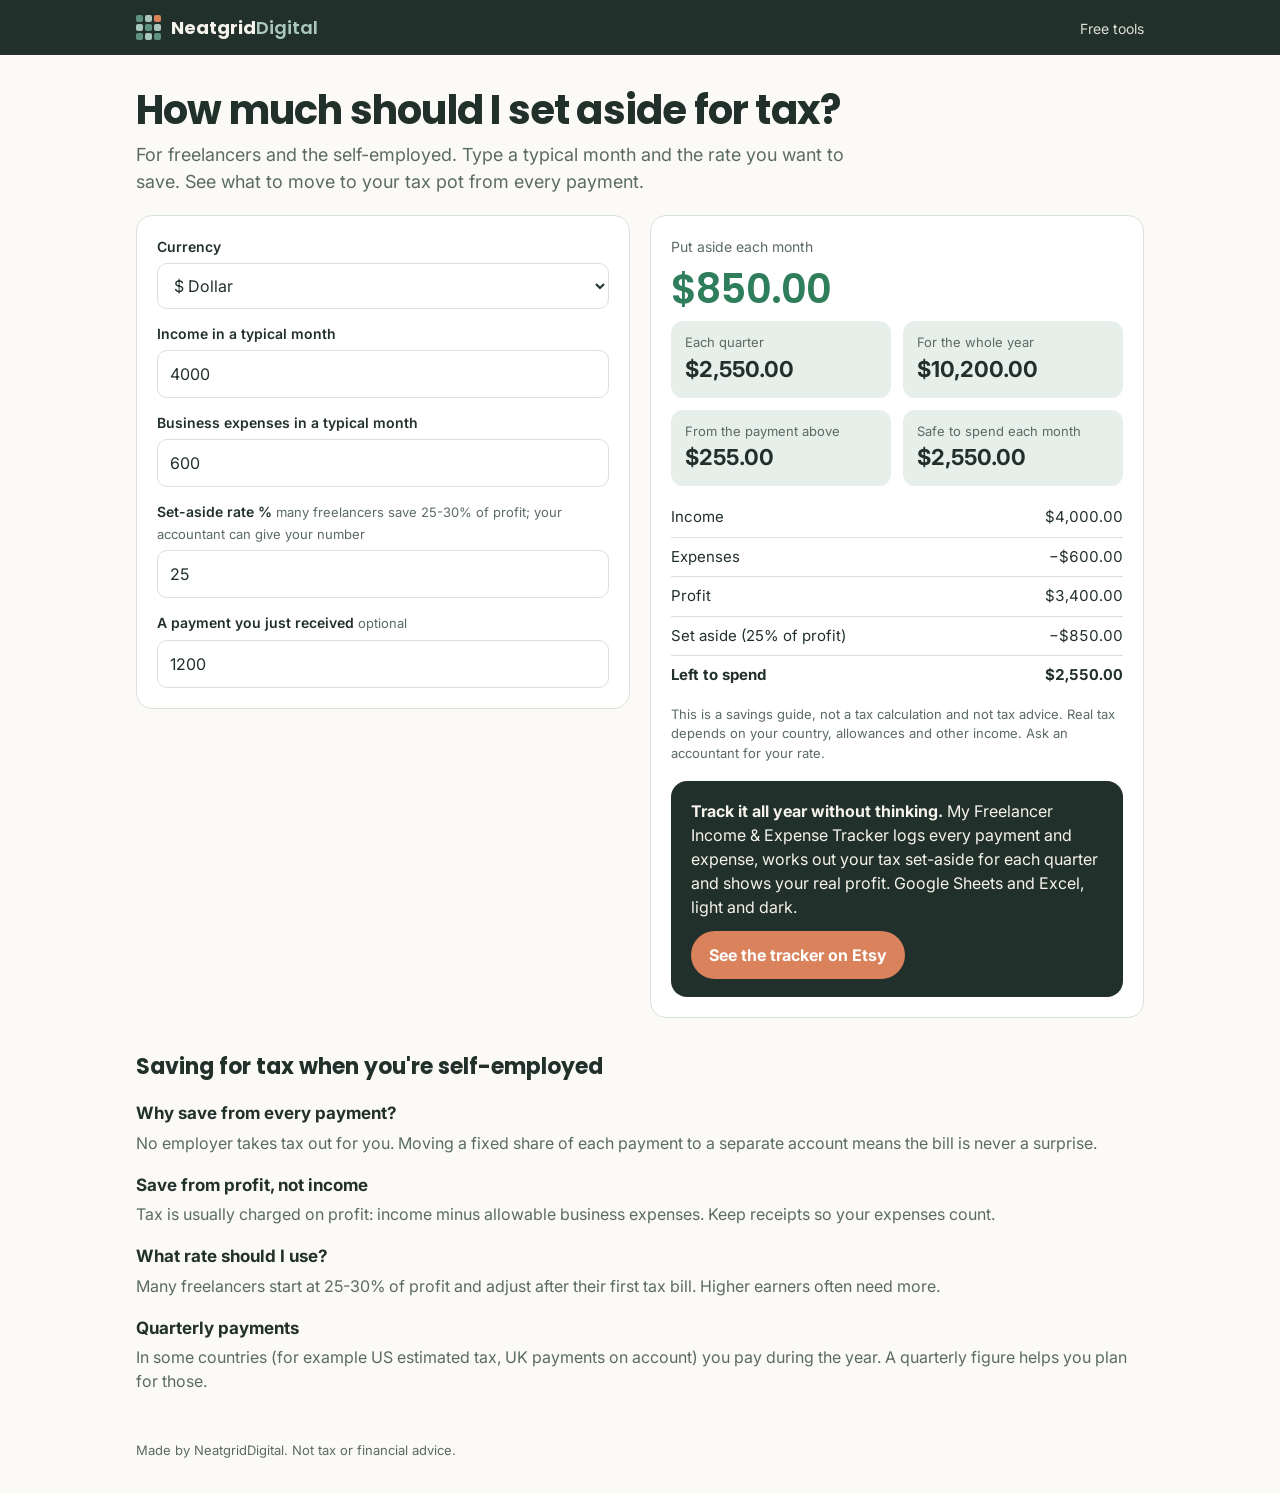
<file: tax-set-aside-calculator/index.html>
<!doctype html>
<html lang="en">
<head>
<meta charset="utf-8">
<meta name="viewport" content="width=device-width,initial-scale=1">
<title>Self-Employed Tax Set-Aside Calculator – How Much to Save for Tax | NeatgridDigital</title>
<meta name="description" content="Free calculator for freelancers and the self-employed: see how much of each payment to put aside for tax, per month and per quarter, from your income, expenses and the set-aside rate you choose.">
<link rel="canonical" href="https://neatgriddigital.github.io/tax-set-aside-calculator/">
<link rel="preconnect" href="https://fonts.googleapis.com"><link rel="preconnect" href="https://fonts.gstatic.com" crossorigin>
<link href="https://fonts.googleapis.com/css2?family=Inter:wght@400;500;600;700&family=Poppins:wght@600&display=swap" rel="stylesheet">
<link rel="stylesheet" href="../assets/style.css">
</head>
<body>
<header class="top"><div class="in"><a class="brand" href="../"><span class="mark"><i></i><i class="s"></i><i class="k"></i><i class="s"></i><i></i><i class="s"></i><i></i><i class="s"></i><i></i></span><em style="font-style:normal"><b>Neatgrid</b><span>Digital</span></em></a><nav><a href="../">Free tools</a></nav></div></header>
<main>
<h1>How much should I set aside for tax?</h1>
<p class="lead">For freelancers and the self-employed. Type a typical month and the rate you want to save. See what to move to your tax pot from every payment.</p>
<div class="grid">
<form class="card" onsubmit="return false">
<label for="cur">Currency</label>
<select id="cur"><option value="$">$ Dollar</option><option value="£">£ Pound</option><option value="€">€ Euro</option><option value="C$">C$ Canadian dollar</option><option value="A$">A$ Australian dollar</option></select>
<label for="inc">Income in a typical month</label><input id="inc" type="number" inputmode="decimal" step="10" min="0" value="4000">
<label for="exp">Business expenses in a typical month</label><input id="exp" type="number" inputmode="decimal" step="10" min="0" value="600">
<label for="rate">Set-aside rate % <span class="hint">many freelancers save 25-30% of profit; your accountant can give your number</span></label><input id="rate" type="number" inputmode="decimal" step="1" min="0" max="70" value="25">
<label for="pay">A payment you just received <span class="hint">optional</span></label><input id="pay" type="number" inputmode="decimal" step="10" min="0" value="1200">
</form>
<section class="card" aria-live="polite">
<div style="color:var(--muted);font-size:14px">Put aside each month</div>
<div class="big good" id="month">–</div>
<div class="kpis">
<div class="kpi"><div class="l">Each quarter</div><div class="v" id="q">–</div></div>
<div class="kpi"><div class="l">For the whole year</div><div class="v" id="y">–</div></div>
<div class="kpi"><div class="l">From the payment above</div><div class="v" id="p">–</div></div>
<div class="kpi"><div class="l">Safe to spend each month</div><div class="v" id="safe">–</div></div>
</div>
<table class="break" id="break"></table>
<p class="note">This is a savings guide, not a tax calculation and not tax advice. Real tax depends on your country, allowances and other income. Ask an accountant for your rate.</p>
<div class="cta">
<p><b>Track it all year without thinking.</b> My Freelancer Income &amp; Expense Tracker logs every payment and expense, works out your tax set-aside for each quarter and shows your real profit. Google Sheets and Excel, light and dark.</p>
<a class="btn" href="https://www.etsy.com/listing/4593977157?utm_source=neatgrid-free-tools&amp;utm_medium=referral&amp;utm_campaign=tax-set-aside-calculator">See the tracker on Etsy</a>
</div>
</section>
</div>
<div class="faq">
<h2>Saving for tax when you're self-employed</h2>
<h3>Why save from every payment?</h3><p>No employer takes tax out for you. Moving a fixed share of each payment to a separate account means the bill is never a surprise.</p>
<h3>Save from profit, not income</h3><p>Tax is usually charged on profit: income minus allowable business expenses. Keep receipts so your expenses count.</p>
<h3>What rate should I use?</h3><p>Many freelancers start at 25-30% of profit and adjust after their first tax bill. Higher earners often need more.</p>
<h3>Quarterly payments</h3><p>In some countries (for example US estimated tax, UK payments on account) you pay during the year. A quarterly figure helps you plan for those.</p>
</div>
</main>
<footer>Made by NeatgridDigital. Not tax or financial advice.</footer>
<script>
const $=i=>document.getElementById(i),n=i=>{const v=parseFloat($(i).value);return isFinite(v)&&v>0?v:0};
function m(v){const c=$('cur').value;return (v<0?'−':'')+c+Math.abs(v).toLocaleString(undefined,{minimumFractionDigits:2,maximumFractionDigits:2})}
(()=>{const l=(navigator.language||'').toLowerCase();$('cur').value=l==='en-gb'?'£':l==='en-ca'?'C$':l==='en-au'?'A$':/^(de|fr|it|es|nl|el|pt|fi|en-ie)/.test(l)?'€':'$'})();
function run(){const inc=n('inc'),exp=n('exp'),r=Math.min(70,n('rate'))/100,prof=Math.max(0,inc-exp),mo=prof*r,share=inc>0?prof/inc*r:0;
$('month').textContent=m(mo);$('q').textContent=m(mo*3);$('y').textContent=m(mo*12);$('p').textContent=n('pay')?m(n('pay')*share):'–';$('safe').textContent=m(inc-exp-mo);
const t=$('break');t.innerHTML='';const a=(x,y,c)=>{const w=t.insertRow();if(c)w.className=c;w.insertCell().textContent=x;w.insertCell().textContent=y};
a('Income',m(inc));a('Expenses','−'+m(exp));a('Profit',m(prof));a('Set aside ('+Math.round(r*100)+'% of profit)','−'+m(mo));a('Left to spend',m(inc-exp-mo),'tot');
}
document.querySelectorAll('input,select').forEach(e=>e.addEventListener('input',run));run();
</script>
</body>
</html>
</file>
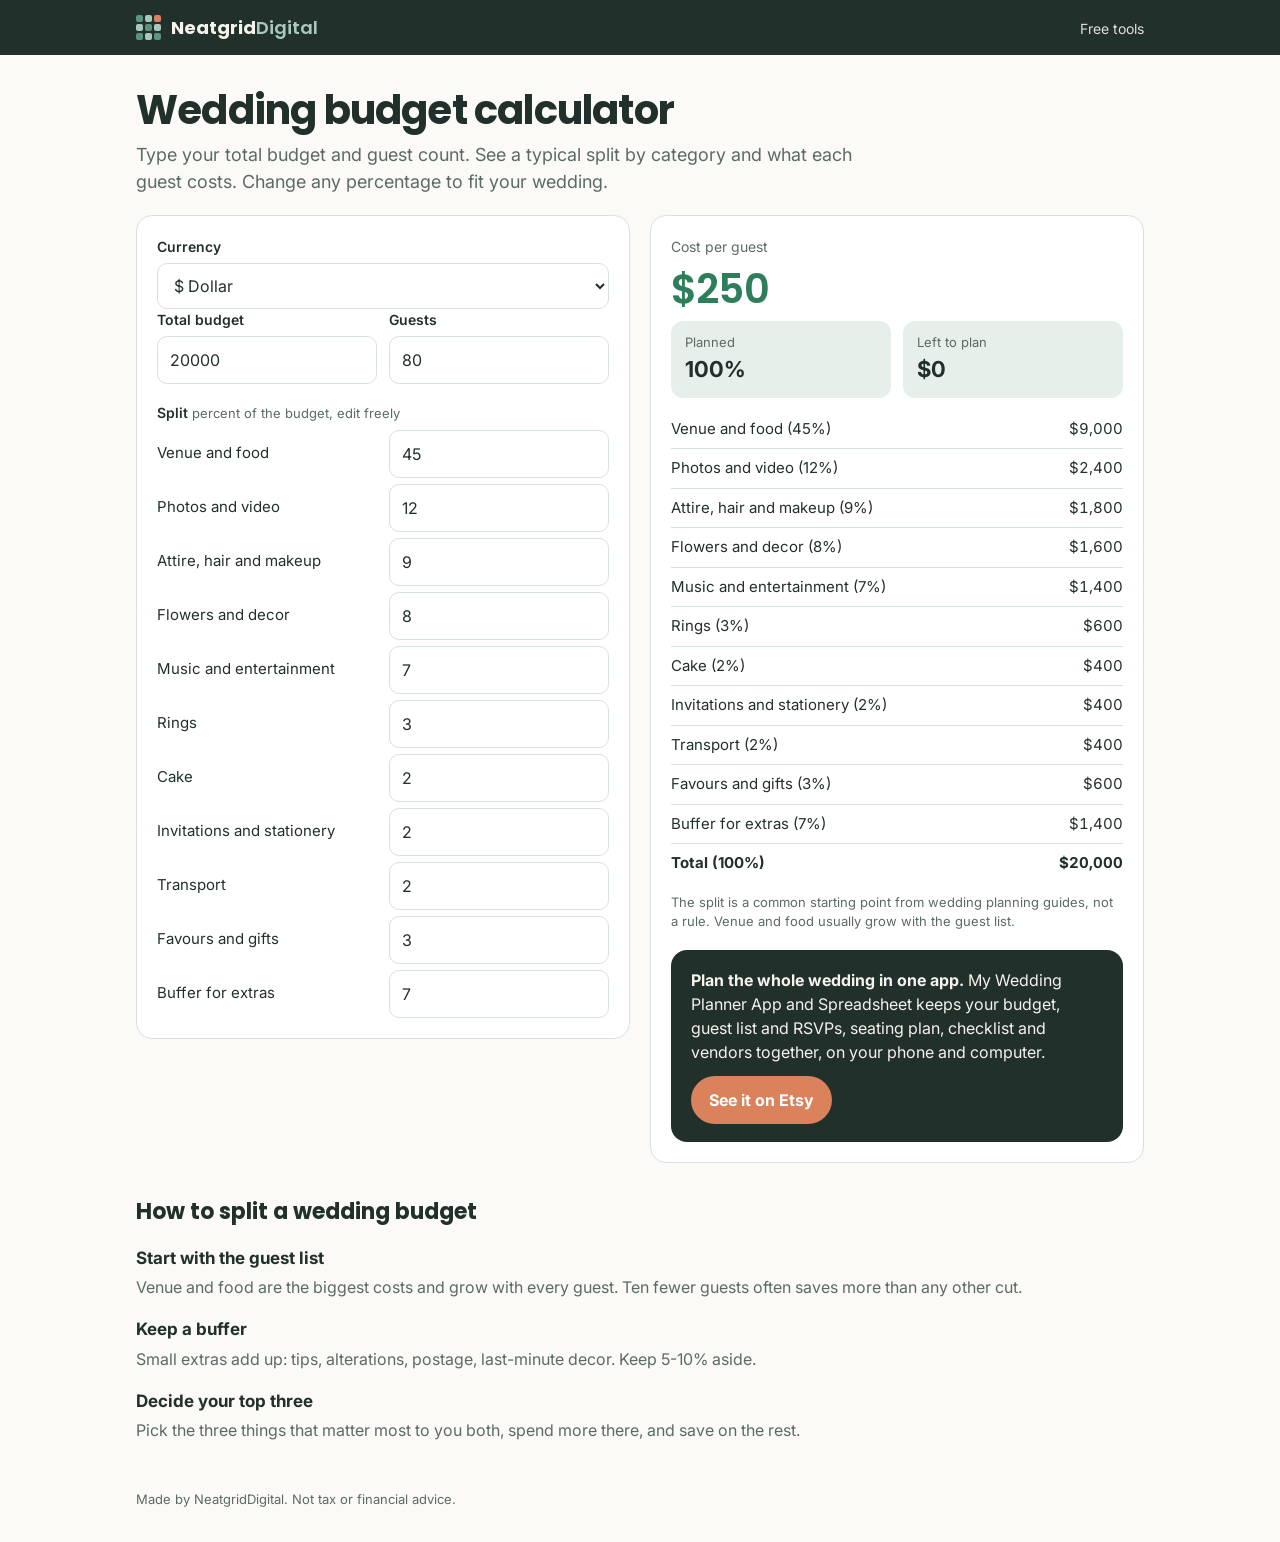
<file: wedding-budget-calculator/index.html>
<!doctype html>
<html lang="en">
<head>
<meta charset="utf-8">
<meta name="viewport" content="width=device-width,initial-scale=1">
<title>Wedding Budget Calculator – Split Your Wedding Budget by Category | NeatgridDigital</title>
<meta name="description" content="Free wedding budget calculator. Enter your total budget and guest count to see a typical split for venue, food, photos, dress, flowers, music and more, and your cost per guest. Edit every percentage.">
<link rel="canonical" href="https://neatgriddigital.github.io/wedding-budget-calculator/">
<link rel="preconnect" href="https://fonts.googleapis.com"><link rel="preconnect" href="https://fonts.gstatic.com" crossorigin>
<link href="https://fonts.googleapis.com/css2?family=Inter:wght@400;500;600;700&family=Poppins:wght@600&display=swap" rel="stylesheet">
<link rel="stylesheet" href="../assets/style.css">
</head>
<body>
<header class="top"><div class="in"><a class="brand" href="../"><span class="mark"><i></i><i class="s"></i><i class="k"></i><i class="s"></i><i></i><i class="s"></i><i></i><i class="s"></i><i></i></span><em style="font-style:normal"><b>Neatgrid</b><span>Digital</span></em></a><nav><a href="../">Free tools</a></nav></div></header>
<main>
<h1>Wedding budget calculator</h1>
<p class="lead">Type your total budget and guest count. See a typical split by category and what each guest costs. Change any percentage to fit your wedding.</p>
<div class="grid">
<form class="card" onsubmit="return false">
<label for="cur">Currency</label>
<select id="cur"><option value="$">$ Dollar</option><option value="£">£ Pound</option><option value="€">€ Euro</option><option value="C$">C$ Canadian dollar</option><option value="A$">A$ Australian dollar</option></select>
<div class="row2">
<div><label for="tot">Total budget</label><input id="tot" type="number" inputmode="decimal" step="100" min="0" value="20000"></div>
<div><label for="g">Guests</label><input id="g" type="number" inputmode="numeric" step="1" min="1" value="80"></div>
</div>
<label style="margin-top:18px">Split <span class="hint">percent of the budget, edit freely</span></label>
<div id="cats"></div>
</form>
<section class="card" aria-live="polite">
<div style="color:var(--muted);font-size:14px">Cost per guest</div>
<div class="big good" id="pg">–</div>
<div class="kpis">
<div class="kpi"><div class="l">Planned</div><div class="v" id="plan">–</div></div>
<div class="kpi"><div class="l" id="leftl">Left to plan</div><div class="v" id="left">–</div></div>
</div>
<table class="break" id="break"></table>
<p class="note">The split is a common starting point from wedding planning guides, not a rule. Venue and food usually grow with the guest list.</p>
<div class="cta">
<p><b>Plan the whole wedding in one app.</b> My Wedding Planner App and Spreadsheet keeps your budget, guest list and RSVPs, seating plan, checklist and vendors together, on your phone and computer.</p>
<a class="btn" href="https://www.etsy.com/listing/4609540410?utm_source=neatgrid-free-tools&amp;utm_medium=referral&amp;utm_campaign=wedding-budget-calculator">See it on Etsy</a>
</div>
</section>
</div>
<div class="faq">
<h2>How to split a wedding budget</h2>
<h3>Start with the guest list</h3><p>Venue and food are the biggest costs and grow with every guest. Ten fewer guests often saves more than any other cut.</p>
<h3>Keep a buffer</h3><p>Small extras add up: tips, alterations, postage, last-minute decor. Keep 5-10% aside.</p>
<h3>Decide your top three</h3><p>Pick the three things that matter most to you both, spend more there, and save on the rest.</p>
</div>
</main>
<footer>Made by NeatgridDigital. Not tax or financial advice.</footer>
<script>
const $=i=>document.getElementById(i),n=i=>{const v=parseFloat($(i).value);return isFinite(v)&&v>0?v:0};
const C=[['Venue and food',45],['Photos and video',12],['Attire, hair and makeup',9],['Flowers and decor',8],['Music and entertainment',7],['Rings',3],['Cake',2],['Invitations and stationery',2],['Transport',2],['Favours and gifts',3],['Buffer for extras',7]];
const box=$('cats');C.forEach(([nm,p],i)=>{const d=document.createElement('div');d.className='row2';d.style.alignItems='center';d.style.marginTop='6px';const l=document.createElement('span');l.textContent=nm;l.style.fontSize='15px';const inp=document.createElement('input');inp.type='number';inp.min='0';inp.max='100';inp.step='1';inp.value=p;inp.id='c'+i;inp.setAttribute('aria-label',nm+' percent');d.appendChild(l);d.appendChild(inp);box.appendChild(d)});
(()=>{const l=(navigator.language||'').toLowerCase();$('cur').value=l==='en-gb'?'£':l==='en-ca'?'C$':l==='en-au'?'A$':/^(de|fr|it|es|nl|el|pt|fi|en-ie)/.test(l)?'€':'$'})();
function m(v){return (v<0?'−':'')+$('cur').value+Math.round(Math.abs(v)).toLocaleString()}
function run(){const tot=n('tot'),g=Math.max(1,Math.round(n('g'))||1);let sum=0;const t=$('break');t.innerHTML='';const a=(x,y,c)=>{const r=t.insertRow();if(c)r.className=c;r.insertCell().textContent=x;r.insertCell().textContent=y};
C.forEach(([nm],i)=>{const p=n('c'+i);sum+=p;a(nm+' ('+p+'%)',m(tot*p/100))});
a('Total ('+sum+'%)',m(tot*sum/100),'tot');$('pg').textContent=m(tot*Math.min(sum,100)/100/g);$('plan').textContent=sum+'%';
$('leftl').textContent=sum>100?'Over budget':'Left to plan';$('left').textContent=m(Math.abs(tot*(100-sum)/100));$('left').style.color=sum>100?'var(--bad)':'';}
document.querySelectorAll('input,select').forEach(e=>e.addEventListener('input',run));run();
</script>
</body>
</html>
</file>
<file: assets/style.css>
:root{--ink:#22302b;--green:#5f9381;--deep:#2f4a40;--sage:#a9c7bb;--cream:#f6f3ec;--mist:#e7efeb;--line:#d8e2dd;--text:#22302b;--muted:#5b6b64;--accent:#d9825b;--bg:#fbfaf6;--card:#fff;--good:#2e7d5b;--bad:#b4442f}
*{box-sizing:border-box}
html{-webkit-text-size-adjust:100%}
body{margin:0;font-family:Inter,system-ui,-apple-system,"Segoe UI",Roboto,sans-serif;color:var(--text);background:var(--bg);line-height:1.5}
a{color:var(--deep)}
header.top{background:var(--ink);color:var(--cream)}
header.top .in{max-width:1040px;margin:0 auto;padding:14px 16px;display:flex;align-items:center;justify-content:space-between;gap:12px}
.brand{display:flex;align-items:center;gap:10px;color:var(--cream);text-decoration:none;font-family:Poppins,Inter,sans-serif;font-weight:600;font-size:18px}
.brand .mark{display:grid;grid-template-columns:repeat(3,7px);grid-auto-rows:7px;gap:2px}
.brand .mark i{background:var(--green);border-radius:2px}.brand .mark i.s{background:var(--sage)}.brand .mark i.k{background:var(--accent)}
.brand span{color:var(--sage)}
header.top nav a{color:var(--cream);text-decoration:none;font-size:14px;opacity:.9}
main{max-width:1040px;margin:0 auto;padding:24px 16px 48px}
h1{font-family:Poppins,Inter,sans-serif;font-size:clamp(28px,5vw,40px);line-height:1.15;margin:8px 0 8px;letter-spacing:-.02em}
h2{font-family:Poppins,Inter,sans-serif;font-size:22px;margin:32px 0 10px}
.lead{font-size:18px;color:var(--muted);margin:0 0 20px;max-width:720px}
.grid{display:grid;grid-template-columns:1fr 1fr;gap:20px;align-items:start}
@media(max-width:760px){.grid{grid-template-columns:1fr}}
.card{background:var(--card);border:1px solid var(--line);border-radius:16px;padding:20px}
label{display:block;font-weight:600;font-size:14px;margin:14px 0 6px}
label:first-child{margin-top:0}
.hint{font-weight:400;color:var(--muted);font-size:13px}
input,select{width:100%;font:inherit;font-size:16px;padding:11px 12px;border:1px solid var(--line);border-radius:10px;background:#fff;color:var(--text)}
input:focus,select:focus{outline:2px solid var(--green);outline-offset:1px}
.row2{display:grid;grid-template-columns:1fr 1fr;gap:12px;align-items:end}
.check{display:flex;align-items:center;gap:10px;font-weight:500;margin:12px 0 0}
.check input{width:20px;height:20px}
.big{font-family:Poppins,Inter,sans-serif;font-size:40px;font-weight:600;letter-spacing:-.02em;margin:2px 0}
.big.good{color:var(--good)}.big.bad{color:var(--bad)}
.kpis{display:grid;grid-template-columns:1fr 1fr;gap:12px;margin-bottom:12px}
.kpi{background:var(--mist);border-radius:12px;padding:12px 14px}
.kpi .l{font-size:13px;color:var(--muted)}.kpi .v{font-size:22px;font-weight:700}
table.break{width:100%;border-collapse:collapse;font-size:15px}
table.break td{padding:8px 0;border-bottom:1px solid var(--line)}
table.break td:last-child{text-align:right;font-variant-numeric:tabular-nums}
table.break tr.tot td{font-weight:700;border-bottom:none}
.cta{margin-top:18px;background:var(--ink);color:var(--cream);border-radius:16px;padding:18px 20px}
.cta p{margin:0 0 12px}
.cta a.btn{display:inline-block;background:var(--accent);color:#fff;text-decoration:none;font-weight:700;padding:12px 18px;border-radius:999px}
.note{font-size:13px;color:var(--muted);margin-top:10px}
.faq h3{font-size:17px;margin:18px 0 4px}
.faq p{margin:0;color:var(--muted)}
.tools{display:grid;grid-template-columns:repeat(auto-fill,minmax(260px,1fr));gap:16px}
.tool{display:block;text-decoration:none;color:var(--text);background:#fff;border:1px solid var(--line);border-radius:16px;padding:18px}
.tool b{display:block;font-family:Poppins,Inter,sans-serif;font-size:18px;margin-bottom:4px}
.tool span{color:var(--muted);font-size:14px}
footer{max-width:1040px;margin:0 auto;padding:0 16px 32px;font-size:13px;color:var(--muted)}
</file>
